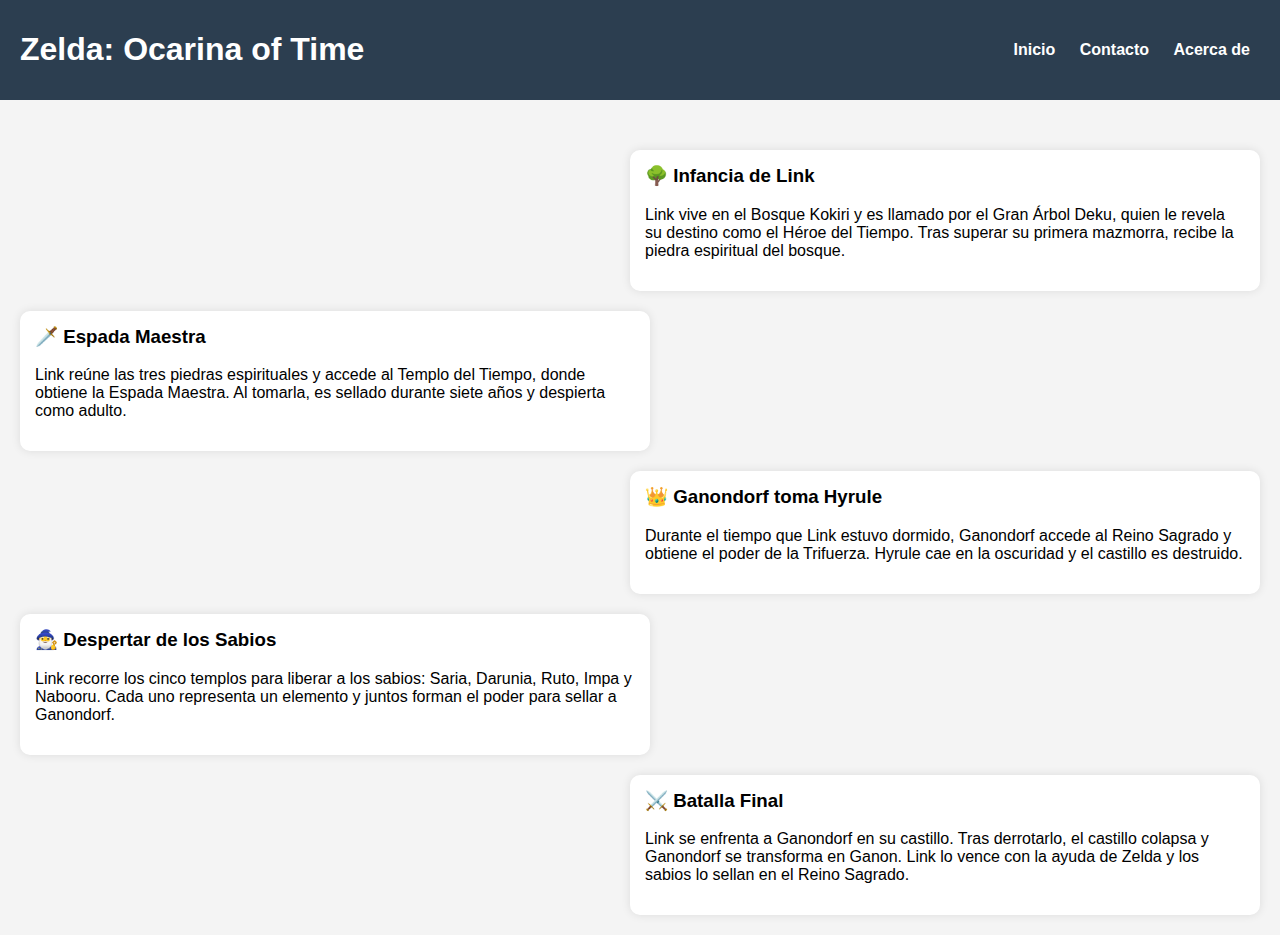
<file: index.html>
<!DOCTYPE html>
<html lang="es">
<head>
  <meta charset="UTF-8" />
  <meta name="viewport" content="width=device-width, initial-scale=1.0"/>
  <title>Zelda - Línea de Tiempo</title>
  <style>
    body {
      font-family: 'Segoe UI', sans-serif;
      margin: 0;
      padding: 0;
      background-color: #f4f4f4;
    }

    header {
      background-color: #2c3e50;
      padding: 10px 20px;
      color: white;
      display: flex;
      justify-content: space-between;
      align-items: center;
    }

    nav a {
      color: white;
      margin: 0 10px;
      text-decoration: none;
      font-weight: bold;
      cursor: pointer;
    }

    .section {
      display: none;
      padding: 20px;
    }

    .active {
      display: block;
    }

    .timeline {
      display: flex;
      flex-direction: column;
      align-items: center;
      gap: 20px;
      margin-top: 30px;
    }

    .event {
      background-color: white;
      padding: 15px;
      border-radius: 10px;
      width: 80%;
      max-width: 600px;
      box-shadow: 0 0 10px rgba(0,0,0,0.1);
      position: relative;
    }

    .event:nth-child(even) {
      align-self: flex-start;
    }

    .event:nth-child(odd) {
      align-self: flex-end;
    }

    .event h3 {
      margin-top: 0;
    }

    form {
      max-width: 500px;
      margin: 0 auto;
      background-color: white;
      padding: 20px;
      border-radius: 10px;
      box-shadow: 0 0 10px rgba(0,0,0,0.1);
    }

    form input, form textarea {
      width: 100%;
      padding: 10px;
      margin: 10px 0;
      border-radius: 5px;
      border: 1px solid #ccc;
    }

    form button {
      background-color: #2ecc71;
      color: white;
      border: none;
      padding: 10px 20px;
      border-radius: 5px;
      cursor: pointer;
    }

    form button:hover {
      background-color: #27ae60;
    }
  </style>
</head>
<body>

<header>
  <h1>Zelda: Ocarina of Time</h1>
  <nav>
    <a onclick="mostrarSeccion('inicio')">Inicio</a>
    <a onclick="mostrarSeccion('contacto')">Contacto</a>
    <a onclick="mostrarSeccion('acerca')">Acerca de</a>
  </nav>
</header>

<section id="inicio" class="section active">
  <div class="timeline">
    <div class="event">
      <h3>🌳 Infancia de Link</h3>
      <p>Link vive en el Bosque Kokiri y es llamado por el Gran Árbol Deku, quien le revela su destino como el Héroe del Tiempo. Tras superar su primera mazmorra, recibe la piedra espiritual del bosque.</p>
    </div>
    <div class="event">
      <h3>🗡️ Espada Maestra</h3>
      <p>Link reúne las tres piedras espirituales y accede al Templo del Tiempo, donde obtiene la Espada Maestra. Al tomarla, es sellado durante siete años y despierta como adulto.</p>
    </div>
    <div class="event">
      <h3>👑 Ganondorf toma Hyrule</h3>
      <p>Durante el tiempo que Link estuvo dormido, Ganondorf accede al Reino Sagrado y obtiene el poder de la Trifuerza. Hyrule cae en la oscuridad y el castillo es destruido.</p>
    </div>
    <div class="event">
      <h3>🧙‍♂️ Despertar de los Sabios</h3>
      <p>Link recorre los cinco templos para liberar a los sabios: Saria, Darunia, Ruto, Impa y Nabooru. Cada uno representa un elemento y juntos forman el poder para sellar a Ganondorf.</p>
    </div>
    <div class="event">
      <h3>⚔️ Batalla Final</h3>
      <p>Link se enfrenta a Ganondorf en su castillo. Tras derrotarlo, el castillo colapsa y Ganondorf se transforma en Ganon. Link lo vence con la ayuda de Zelda y los sabios lo sellan en el Reino Sagrado.</p>
    </div>
  </div>
</section>

<section id="contacto" class="section">
  <h2>Contáctanos</h2>
  <form>
    <input type="text" placeholder="Tu nombre" required />
    <input type="email" placeholder="Tu correo electrónico" required />
    <textarea rows="5" placeholder="Tu mensaje"></textarea>
    <button type="submit">Enviar</button>
  </form>
</section>

<section id="acerca" class="section">
  <h2>Acerca del Proyecto</h2>
  <p>Esta página fue creada como un homenaje a The Legend of Zelda: Ocarina of Time. Presenta una línea de tiempo interactiva con los eventos más importantes del juego, permitiendo a los fans revivir la historia de una forma visual y sencilla.</p>
</section>

<script>
  function mostrarSeccion(id) {
    const secciones = document.querySelectorAll('.section');
    secciones.forEach(sec => sec.classList.remove('active'));
    document.getElementById(id).classList.add('active');
  }
</script>

</body>
</html>
</file>
